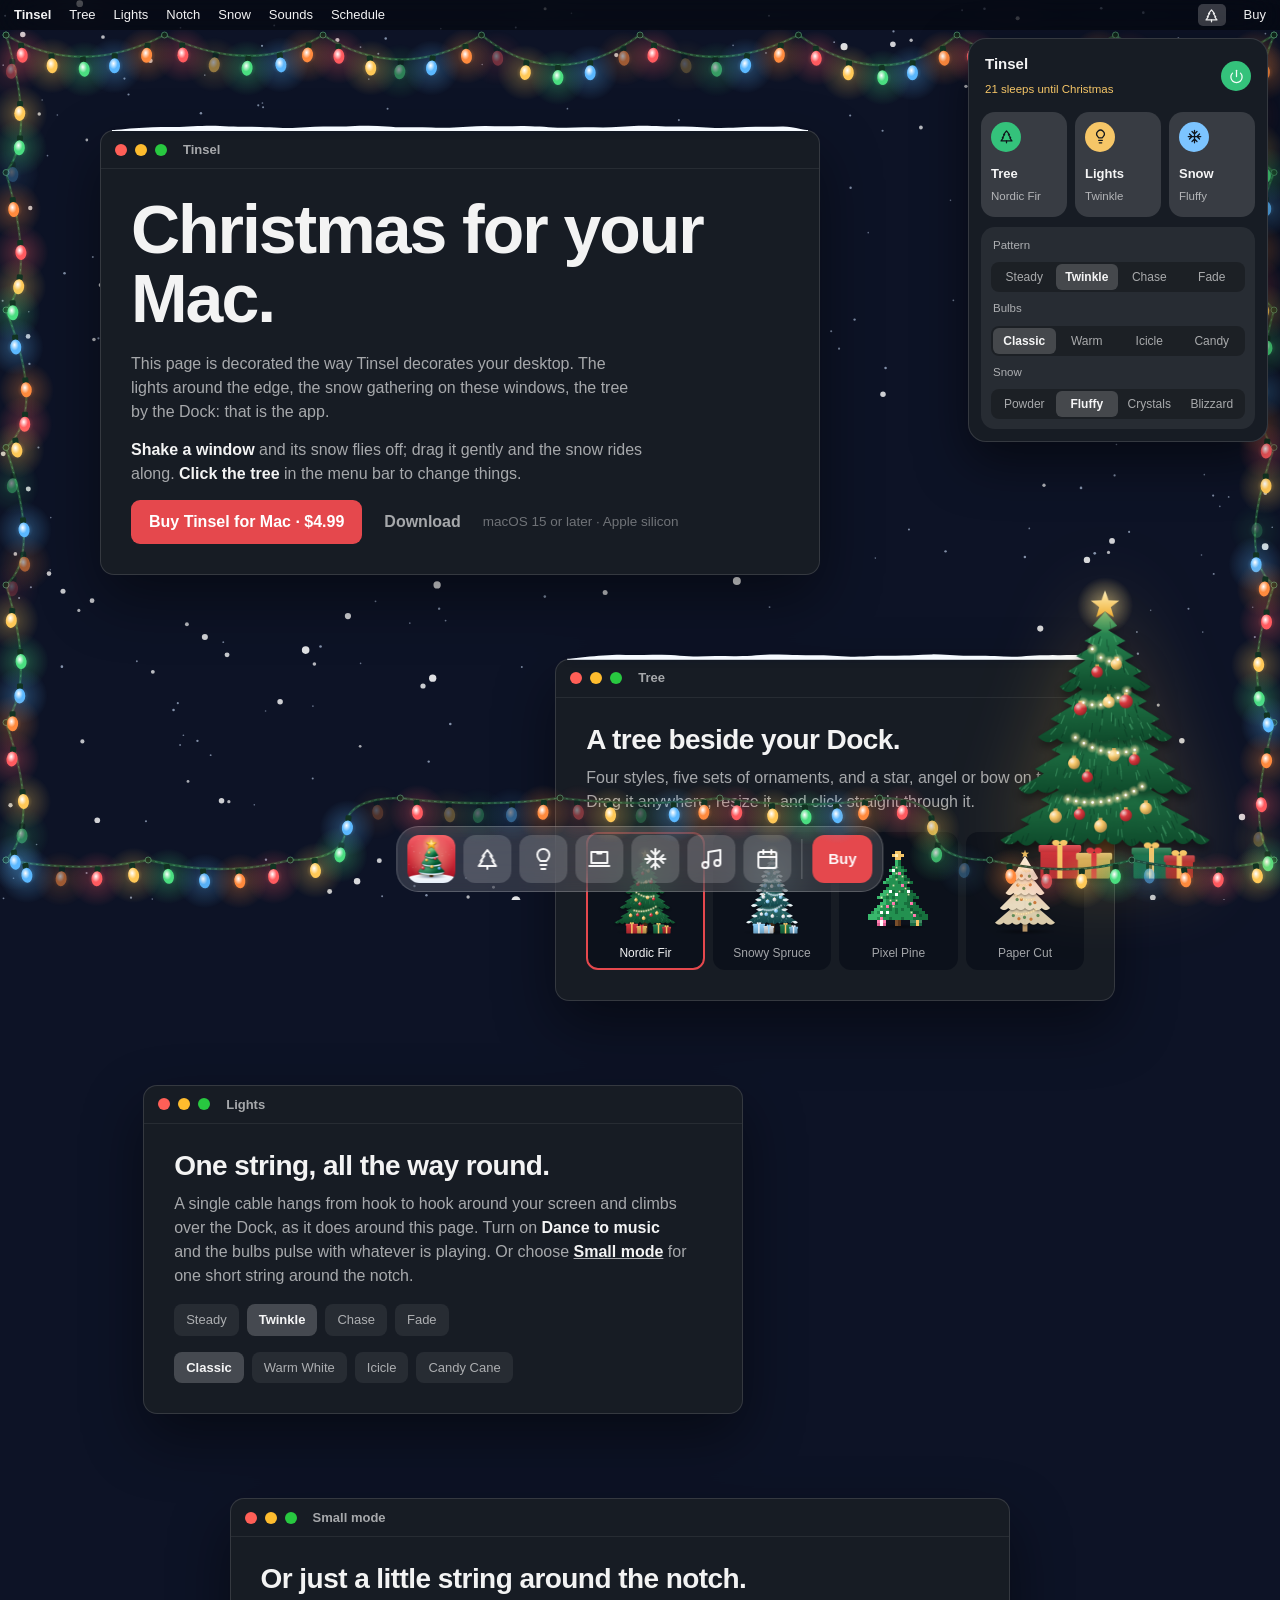
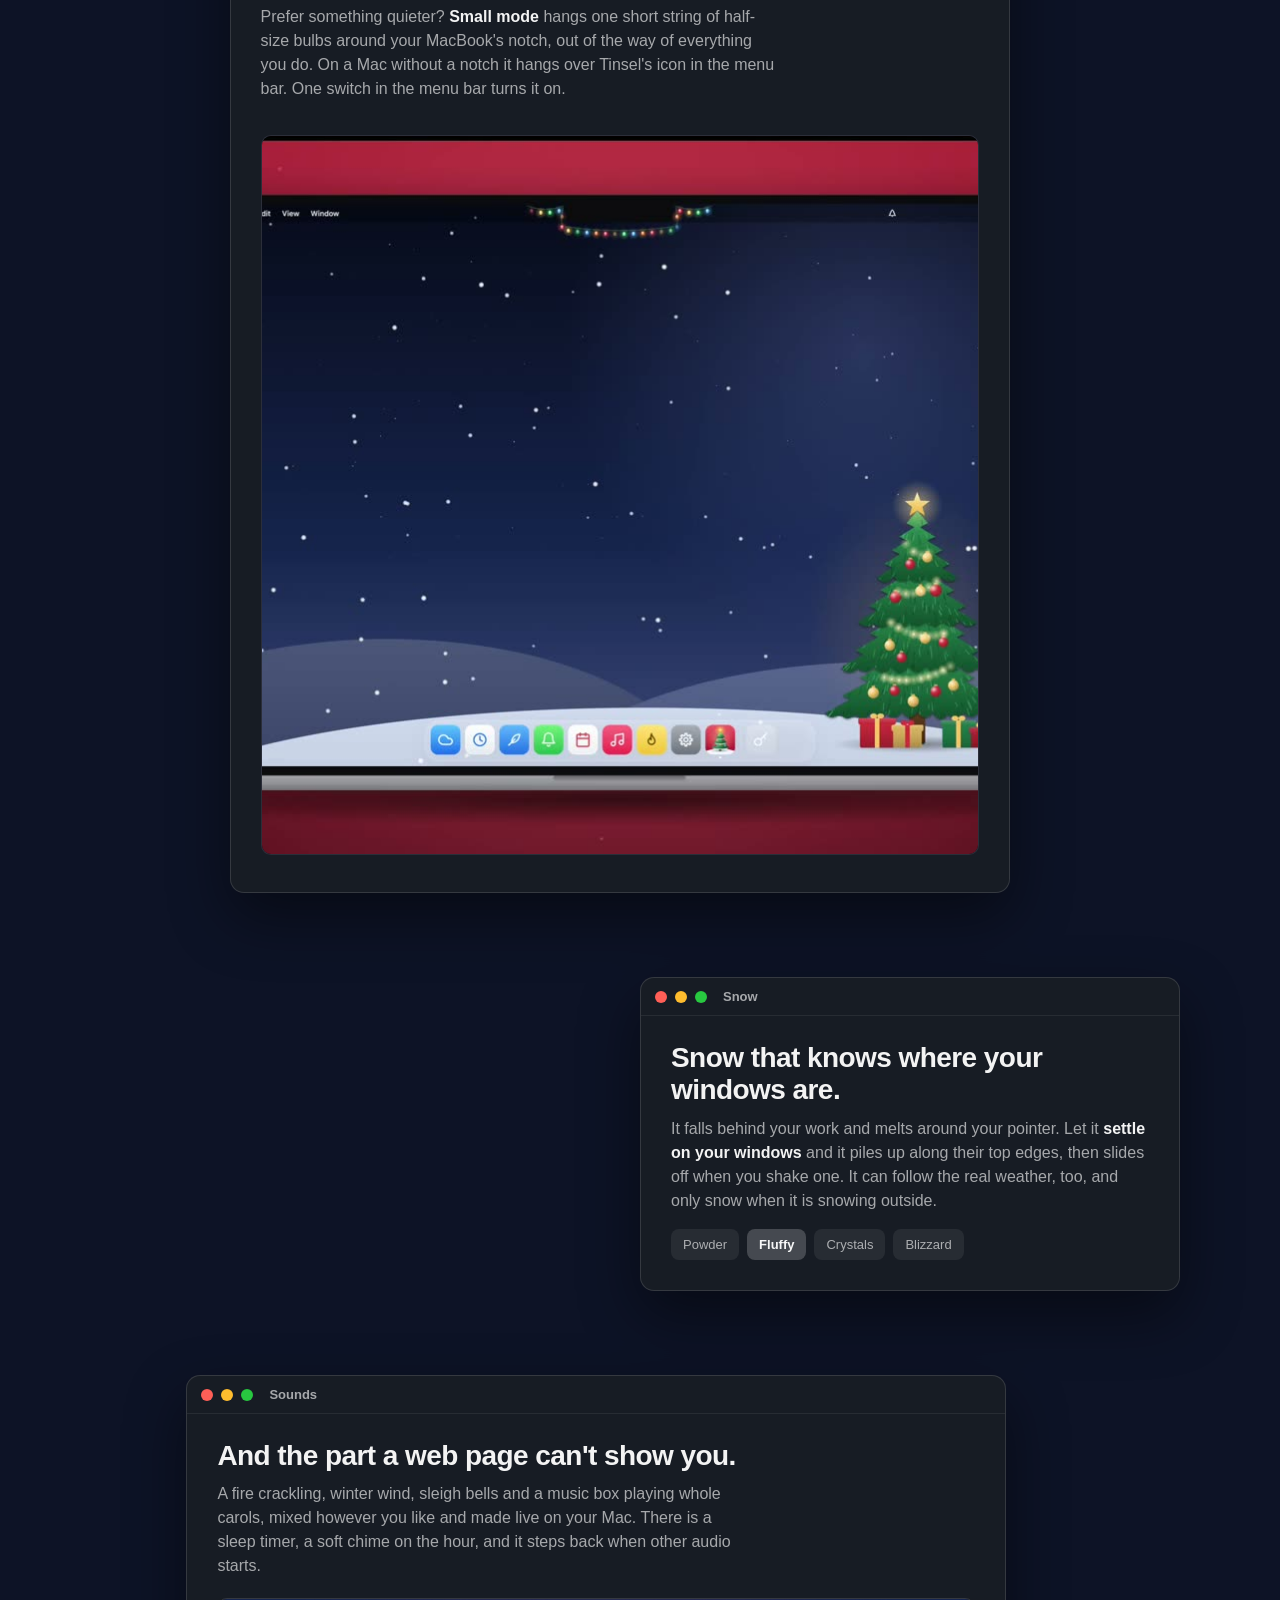
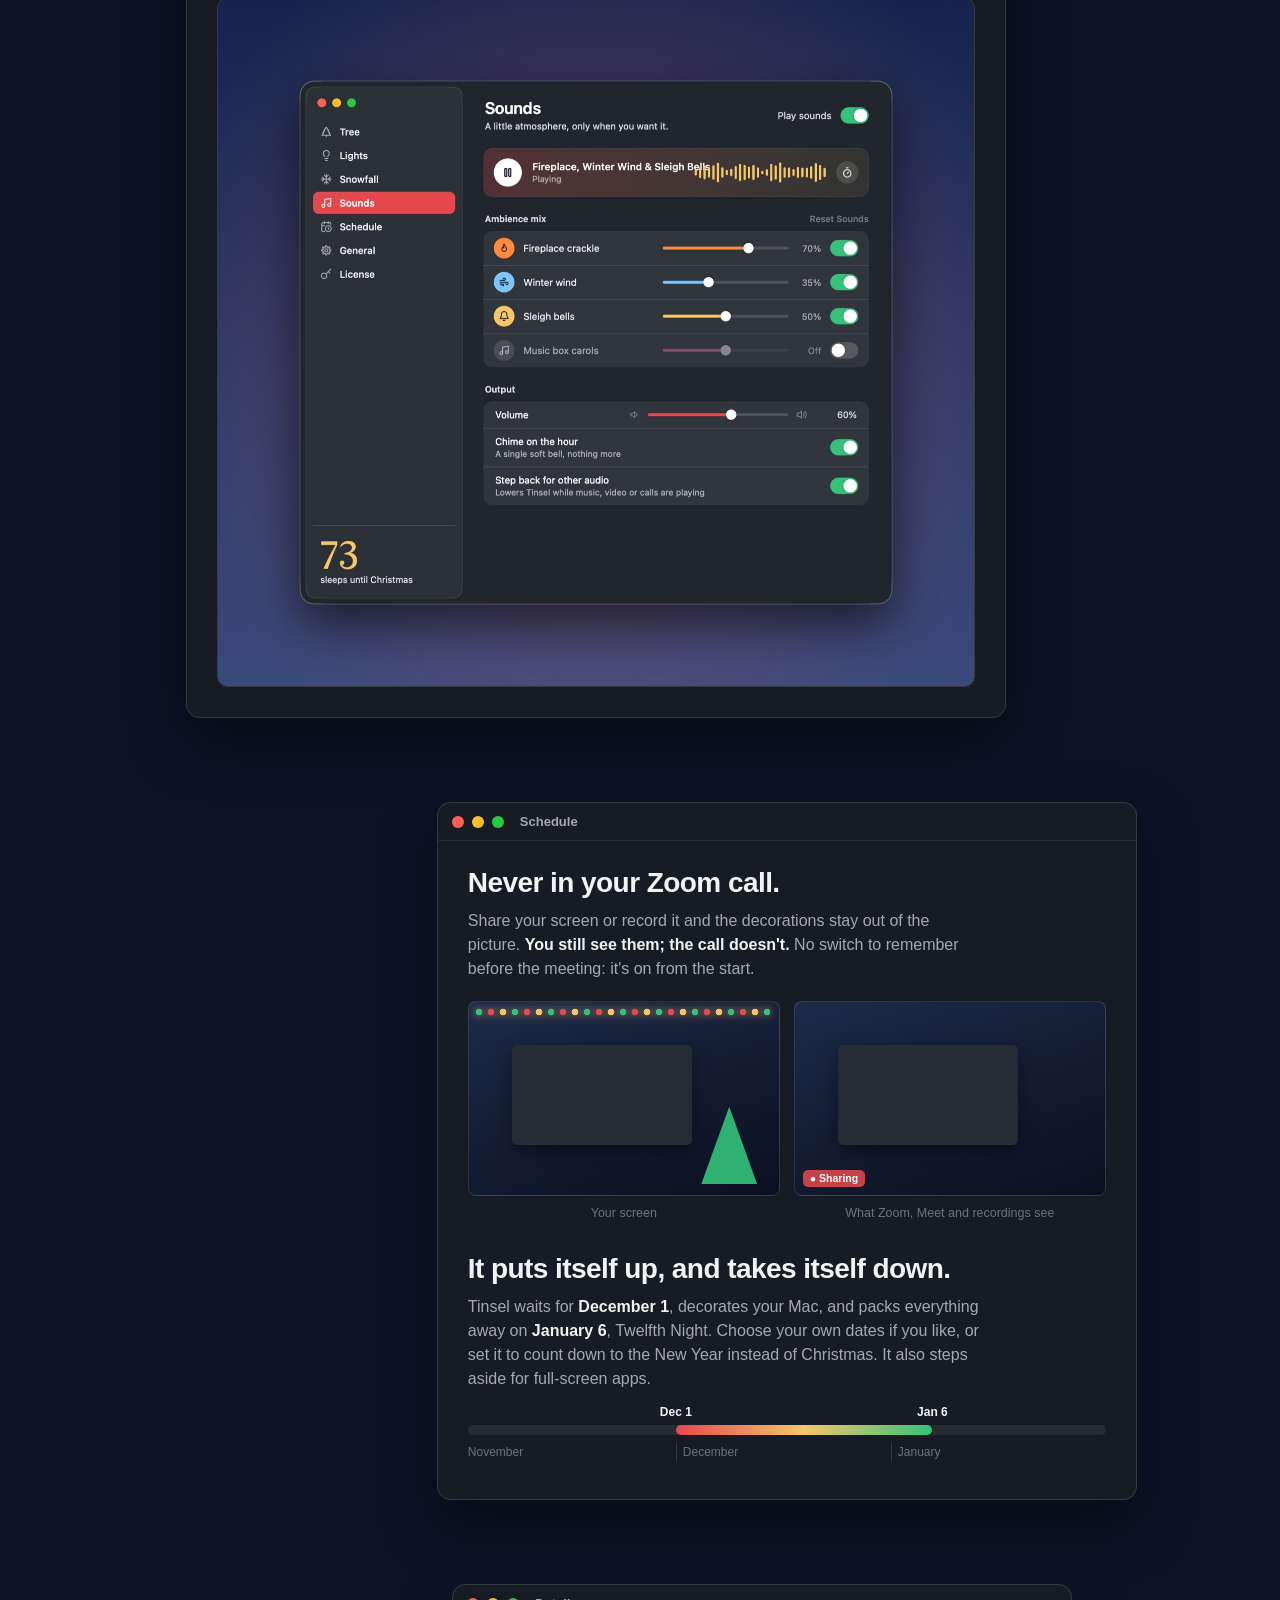
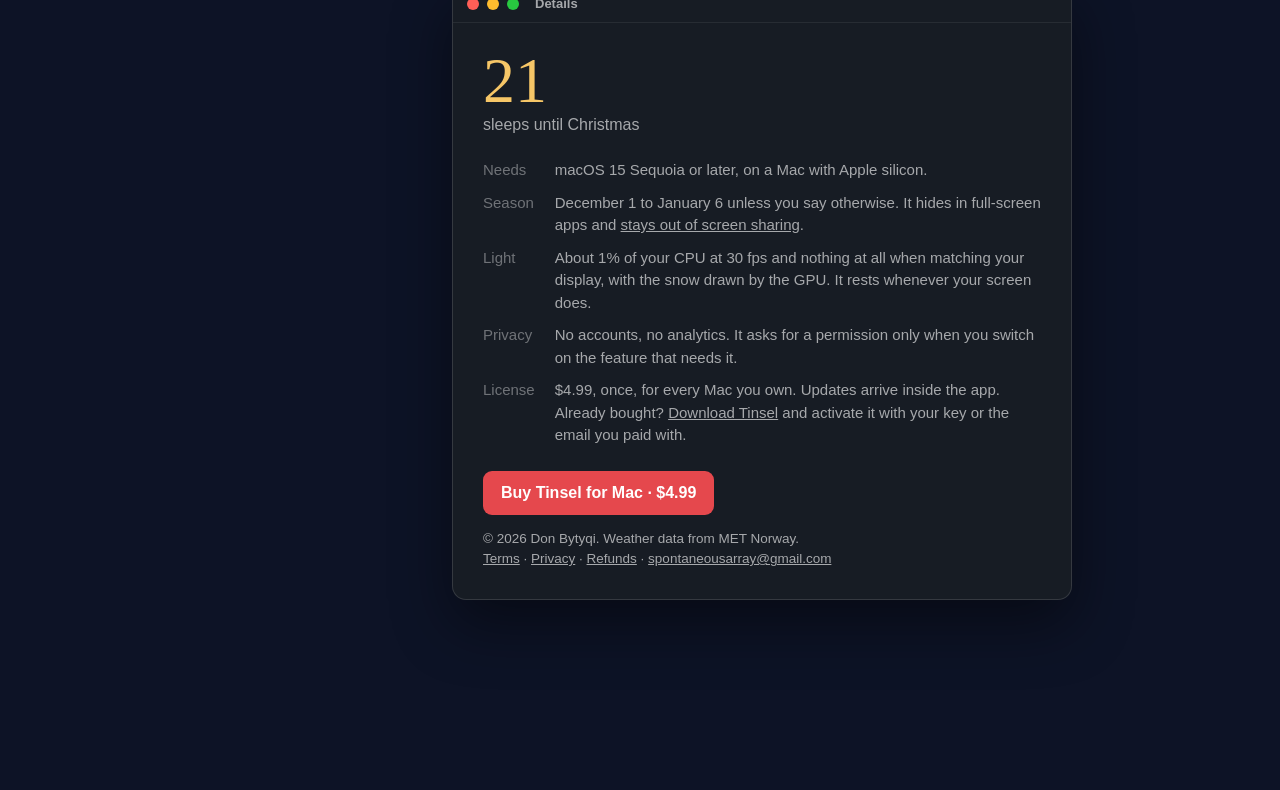
<file: index.html>
<!doctype html>
<html lang="en">
<head>
<meta charset="utf-8">
<meta name="viewport" content="width=device-width, initial-scale=1">
<title>Tinsel for Mac</title>
<meta name="description" content="Christmas for your Mac: a tree by the Dock, lights around the screen, and snow that settles on your windows. This page is decorated the way Tinsel decorates your desktop.">
<meta property="og:title" content="Tinsel for Mac">
<meta property="og:description" content="A tree by the Dock, lights around the screen, and snow that settles on your windows.">
<meta property="og:image" content="https://tinselapp.com/assets/social.jpg">
<link rel="canonical" href="https://tinselapp.com/">
<meta name="theme-color" content="#0d1326">
<link rel="icon" href="assets/icon.png">
<link rel="apple-touch-icon" href="assets/apple-touch-icon.png">
<style>
  :root {
    --desk: #0d1326;
    --glass: #171c24;
    --raised: rgba(255, 255, 255, 0.07);
    --line: rgba(255, 255, 255, 0.13);
    --text: rgba(255, 255, 255, 0.95);
    --soft: rgba(255, 255, 255, 0.62);
    --faint: rgba(255, 255, 255, 0.38);
    --red: #e5484d;
    --gold: #f6c667;
    --pine: #34c27b;
    --bar: 30px;
    --sans: -apple-system, BlinkMacSystemFont, "SF Pro Text", "Segoe UI", Roboto, sans-serif;
    --serif: ui-serif, "New York", Georgia, serif;
  }
  * { box-sizing: border-box; }
  html { background: var(--desk); scroll-padding-top: 120px; }
  body { margin: 0; font: 16px/1.5 var(--sans); color: var(--text); -webkit-font-smoothing: antialiased; overflow-x: hidden; }
  button { font: inherit; color: inherit; border: 0; background: none; padding: 0; cursor: pointer; }
  a { color: inherit; }
  :focus-visible { outline: 2px solid var(--gold); outline-offset: 2px; }
  img { max-width: 100%; height: auto; display: block; }

  /* Layers, back to front: falling snow, windows, settled snow, Dock and tree, lights, menu bar, popover. */
  #flakes, #drifts, #lights { position: fixed; inset: 0; width: 100%; height: 100%; pointer-events: none; }
  #flakes { z-index: 0; }
  #drifts { z-index: 2; }
  #lights { z-index: 4; overflow: visible; }

  /* Menu bar */
  .menubar { position: fixed; top: 0; left: 0; right: 0; height: var(--bar); z-index: 5; display: flex; align-items: center; gap: 18px; padding: 0 14px;
             background: rgba(0, 0, 0, 0.42); backdrop-filter: blur(20px); -webkit-backdrop-filter: blur(20px); font-size: 13px; }
  .menubar strong { font-weight: 700; }
  .menubar a { text-decoration: none; font-weight: 500; }
  .menubar .spring { margin-left: auto; }
  .status { width: 28px; height: 22px; border-radius: 5px; display: grid; place-items: center; }
  .status[aria-expanded="true"] { background: rgba(255, 255, 255, 0.2); }
  .status svg, .dock svg, .tile svg { width: 15px; height: 15px; fill: none; stroke: currentColor; stroke-width: 2; stroke-linecap: round; stroke-linejoin: round; }

  /* The menu bar popover, as in the app */
  .popover { position: fixed; top: calc(var(--bar) + 8px); right: 12px; width: 300px; z-index: 6; padding: 12px; border-radius: 18px; background: var(--glass);
             border: 1px solid var(--line); box-shadow: 0 20px 50px rgba(0, 0, 0, 0.5); display: grid; gap: 10px; }
  .popover[hidden] { display: none; }
  .popover header { display: flex; justify-content: space-between; align-items: center; padding: 2px 4px; }
  .popover header b { display: block; font-size: 15px; }
  .popover header span { font-size: 11.5px; color: var(--gold); }
  .power { width: 30px; height: 30px; border-radius: 50%; background: var(--pine); display: grid; place-items: center; }
  .power[aria-pressed="false"] { background: rgba(255, 255, 255, 0.18); color: var(--soft); }
  .tiles { display: grid; grid-template-columns: repeat(3, 1fr); gap: 8px; }
  .tile { text-align: left; padding: 10px; border-radius: 14px; background: rgba(255, 255, 255, 0.14); display: grid; gap: 12px; }
  .tile i { width: 30px; height: 30px; border-radius: 50%; display: grid; place-items: center; background: var(--c); color: #10151c; }
  .tile b { font-size: 13px; display: block; }
  .tile small { font-size: 11.5px; color: var(--soft); }
  .tile[aria-pressed="false"] { background: var(--raised); }
  .tile[aria-pressed="false"] i { background: rgba(255, 255, 255, 0.14); color: var(--soft); }
  .group { background: var(--raised); border-radius: 14px; padding: 10px; display: grid; gap: 8px; }
  .group label { font-size: 11.5px; color: var(--soft); padding-left: 2px; }
  .seg { display: grid; grid-auto-flow: column; grid-auto-columns: 1fr; background: rgba(0, 0, 0, 0.28); border-radius: 8px; padding: 2px; }
  .seg button { font-size: 12px; font-weight: 500; color: var(--soft); padding: 4px 0; border-radius: 6px; }
  .seg button[aria-pressed="true"] { background: rgba(255, 255, 255, 0.18); color: var(--text); font-weight: 600; }

  /* The desktop and its windows */
  main { position: relative; z-index: 1; width: min(1080px, 100% - 40px); margin: 0 auto; padding: 130px 0 190px; display: grid; grid-template-columns: minmax(0, 1fr); gap: 84px; }
  .win { min-width: 0; background: var(--glass); border: 1px solid var(--line); border-radius: 14px; box-shadow: 0 24px 60px rgba(0, 0, 0, 0.45); touch-action: pan-y; }
  .win .bar { height: 38px; display: flex; align-items: center; gap: 8px; padding: 0 14px; cursor: grab; user-select: none; -webkit-user-select: none; border-bottom: 1px solid rgba(255, 255, 255, 0.07); }
  .win .bar:active { cursor: grabbing; }
  .win .bar i { width: 12px; height: 12px; border-radius: 50%; background: #ff5f57; }
  .win .bar i:nth-child(2) { background: #febc2e; }
  .win .bar i:nth-child(3) { background: #28c840; }
  .win .bar span { margin-left: 8px; font-size: 13px; font-weight: 600; color: var(--soft); }
  .win .body { padding: 26px 30px 30px; }
  .win h1 { font-size: clamp(38px, 6vw, 68px); line-height: 1.02; letter-spacing: -0.03em; font-weight: 700; margin: 0 0 18px; }
  .win h2 { font-size: 28px; line-height: 1.15; letter-spacing: -0.02em; font-weight: 650; margin: 0 0 10px; }
  .win p { margin: 0 0 14px; color: var(--soft); max-width: 58ch; }
  .win p:last-child { margin-bottom: 0; }
  .win p b { color: var(--text); font-weight: 600; }
  .w1 { width: min(720px, 100%); }
  .w2 { width: min(560px, 100%); margin-left: auto; margin-right: 6%; }
  .w3 { width: min(600px, 100%); margin-left: 4%; }
  .w4 { width: min(540px, 100%); margin-left: auto; }
  .w5 { width: min(820px, 100%); margin-left: 8%; }
  .w6 { width: min(620px, 100%); margin-left: auto; margin-right: 10%; }
  .w7 { width: min(780px, 100%); margin-left: 12%; }
  .w8 { width: min(700px, 100%); margin-left: auto; margin-right: 4%; }
  .clip { width: 100%; aspect-ratio: 16 / 9; object-fit: cover; background: #0b0f1c; }

  .buy { display: inline-block; background: var(--red); color: #fff; font-weight: 600; text-decoration: none; padding: 10px 18px; border-radius: 9px; }
  .buy:hover { background: #ef5b60; }
  .quiet { color: var(--soft); font-weight: 600; text-decoration: none; padding: 10px 6px; }
  .quiet:hover { color: var(--text); }
  .note a { color: var(--soft); }
  .note { font-size: 13.5px; color: var(--faint); margin-top: 14px; }
  .row { display: flex; align-items: center; gap: 16px; flex-wrap: wrap; }
  .choices { display: flex; gap: 8px; flex-wrap: wrap; margin-top: 16px; }
  .choices button { font-size: 13px; padding: 6px 12px; border-radius: 8px; background: var(--raised); color: var(--soft); }
  .choices button[aria-pressed="true"] { background: rgba(255, 255, 255, 0.2); color: var(--text); font-weight: 600; }
  .trees { display: grid; grid-template-columns: repeat(4, 1fr); gap: 8px; margin-top: 18px; }
  .trees button { border-radius: 12px; background: #0c111b; padding: 8px 4px 6px; border: 2px solid transparent; font-size: 12px; color: var(--soft); }
  .trees button[aria-pressed="true"] { border-color: var(--red); color: var(--text); }
  .trees img { height: 96px; width: auto; margin: 0 auto 6px; }
  .shot { border-radius: 10px; border: 1px solid var(--line); margin-top: 20px; }
  dl { margin: 0; display: grid; grid-template-columns: max-content 1fr; gap: 10px 20px; font-size: 15px; }
  dt { color: var(--faint); }
  dd { margin: 0; color: var(--soft); }
  .sleeps { font: 400 64px/1 var(--serif); color: var(--gold); }

  /* Schedule: what a call sees, and when the season runs */
  .views { display: grid; grid-template-columns: 1fr 1fr; gap: 14px; margin: 20px 0 30px; }
  .views figure { margin: 0; }
  .views figcaption { font-size: 12.5px; color: var(--faint); margin-top: 8px; text-align: center; }
  .screen { position: relative; aspect-ratio: 16 / 10; border-radius: 8px; background: linear-gradient(160deg, #1d2a48, #0b1020); border: 1px solid var(--line); overflow: hidden; }
  .screen::before { content: ""; position: absolute; left: 14%; top: 22%; width: 58%; height: 52%; border-radius: 5px; background: #262c36; box-shadow: 0 6px 18px rgba(0, 0, 0, 0.4); }
  .screen .string { position: absolute; left: 4px; right: 4px; top: 4px; height: 12px; filter: drop-shadow(0 0 4px rgba(246, 198, 103, 0.8));
    background: radial-gradient(circle, var(--red) 0 3px, transparent 3.6px) 0 50% / 36px 12px repeat-x, radial-gradient(circle, var(--gold) 0 3px, transparent 3.6px) 12px 50% / 36px 12px repeat-x, radial-gradient(circle, var(--pine) 0 3px, transparent 3.6px) 24px 50% / 36px 12px repeat-x; }
  .screen .pine { position: absolute; right: 7%; bottom: 6%; width: 18%; height: 40%; background: var(--pine); clip-path: polygon(50% 0, 100% 100%, 0 100%); opacity: 0.9; }
  .screen .rec { position: absolute; left: 8px; bottom: 8px; font-size: 10.5px; font-weight: 600; color: #fff; background: rgba(229, 72, 77, 0.85); padding: 1px 7px; border-radius: 5px; }
  .season { position: relative; margin: 34px 0 8px; }
  .season .track { height: 10px; border-radius: 5px; background: var(--raised); position: relative; }
  .season .on { position: absolute; top: 0; bottom: 0; left: calc(30 / 92 * 100%); width: calc(37 / 92 * 100%); border-radius: 5px; background: linear-gradient(90deg, var(--red), var(--gold), var(--pine)); }
  .season .pin { position: absolute; top: -22px; transform: translateX(-50%); font-size: 12px; font-weight: 600; color: var(--text); white-space: nowrap; }
  .season .months { display: grid; grid-template-columns: 30fr 31fr 31fr; font-size: 12px; color: var(--faint); margin-top: 8px; }
  .season .months span + span { border-left: 1px solid var(--line); padding-left: 6px; }

  /* Dock and tree */
  .dock { position: fixed; left: 50%; bottom: 8px; transform: translateX(-50%); z-index: 3; display: flex; align-items: center; gap: 8px; padding: 8px 10px; border-radius: 22px;
          background: rgba(255, 255, 255, 0.14); border: 1px solid rgba(255, 255, 255, 0.2); backdrop-filter: blur(24px); -webkit-backdrop-filter: blur(24px); }
  .dock a { width: 48px; height: 48px; border-radius: 12px; display: grid; place-items: center; background: rgba(255, 255, 255, 0.16); text-decoration: none; }
  .dock a svg { width: 24px; height: 24px; }
  .dock a.app { background: none; }
  .dock a.app img { width: 48px; height: 48px; border-radius: 12px; }
  .dock a.get { width: auto; padding: 0 16px; background: var(--red); font-weight: 600; font-size: 15px; }
  .dock hr { width: 1px; height: 40px; border: 0; background: rgba(255, 255, 255, 0.25); margin: 0 2px; }
  #tree { position: fixed; z-index: 3; right: max(14px, 4vw); bottom: 6px; height: min(42vh, 330px); width: auto; cursor: pointer; filter: drop-shadow(0 0 40px rgba(255, 200, 87, 0.22)); }
  #tree[hidden] { display: none; }

  @media (max-width: 720px) {
    .menubar a.jump { display: none; }
    main { padding-top: 110px; gap: 56px; }
    .win, .w2, .w3, .w4, .w5, .w6, .w7, .w8 { width: 100%; margin-left: 0; margin-right: 0; }
    .win .body { padding: 20px; }
    .dock a:not(.app):not(.get), .dock hr { display: none; }
    #tree { height: 150px; right: 4px; }
    .popover { right: 8px; width: min(300px, 100% - 16px); }
    .trees img { height: 70px; }
  }
</style>
</head>
<body id="top">
<canvas id="flakes" aria-hidden="true"></canvas>

<div class="menubar">
  <strong>Tinsel</strong>
  <a class="jump" href="#tree-window">Tree</a>
  <a class="jump" href="#lights-window">Lights</a>
  <a class="jump" href="#notch-window">Notch</a>
  <a class="jump" href="#snow-window">Snow</a>
  <a class="jump" href="#sounds-window">Sounds</a>
  <a class="jump" href="#schedule-window">Schedule</a>
  <span class="spring"></span>
  <button class="status" id="status" aria-label="Tinsel controls" aria-expanded="true" aria-controls="popover">
    <svg viewBox="0 0 24 24"><path d="M12 3l4.7 6H15l3.7 5H17l3.7 5H3.3L7 14H5.3L9 9H7.3z"/><path d="M12 19v3"/></svg>
  </button>
  <a href="#buy">Buy</a>
</div>

<div class="popover" id="popover">
  <header>
    <div><b>Tinsel</b><span id="sleeps-line"></span></div>
    <button class="power" id="power" aria-pressed="true" aria-label="All decorations"><svg viewBox="0 0 24 24" width="15" height="15" fill="none" stroke="currentColor" stroke-width="2" stroke-linecap="round"><path d="M12 2v10"/><path d="M18.4 6.6a9 9 0 1 1-12.8 0"/></svg></button>
  </header>
  <div class="tiles">
    <button class="tile" data-toggle="tree" aria-pressed="true" style="--c:#34c27b"><i><svg viewBox="0 0 24 24"><path d="M12 3l4.7 6H15l3.7 5H17l3.7 5H3.3L7 14H5.3L9 9H7.3z"/><path d="M12 19v3"/></svg></i><span><b>Tree</b><small data-state="tree"></small></span></button>
    <button class="tile" data-toggle="lights" aria-pressed="true" style="--c:#f6c667"><i><svg viewBox="0 0 24 24"><path d="M9 14l-1.6-2.2A6 6 0 1 1 16.6 11.8L15 14z"/><path d="M9 18h6M10 22h4"/></svg></i><span><b>Lights</b><small data-state="lights"></small></span></button>
    <button class="tile" data-toggle="snow" aria-pressed="true" style="--c:#7cc4ff"><i><svg viewBox="0 0 24 24"><path d="M2 12h20M12 2v20M20 16l-4-4 4-4M4 8l4 4-4 4M16 4l-4 4-4-4M8 20l4-4 4 4"/></svg></i><span><b>Snow</b><small data-state="snow"></small></span></button>
  </div>
  <div class="group">
    <label>Pattern</label>
    <div class="seg" data-set="pattern"><button>Steady</button><button>Twinkle</button><button>Chase</button><button>Fade</button></div>
    <label>Bulbs</label>
    <div class="seg" data-set="bulbs"><button>Classic</button><button>Warm</button><button>Icicle</button><button>Candy</button></div>
    <label>Snow</label>
    <div class="seg" data-set="snowType"><button>Powder</button><button>Fluffy</button><button>Crystals</button><button>Blizzard</button></div>
  </div>
</div>

<main>
  <article class="win w1">
    <div class="bar"><i></i><i></i><i></i><span>Tinsel</span></div>
    <div class="body">
      <h1>Christmas for your Mac.</h1>
      <p>This page is decorated the way Tinsel decorates your desktop. The lights around the edge, the snow gathering on these windows, the tree by the Dock: that is the app.</p>
      <p><b>Shake a window</b> and its snow flies off; drag it gently and the snow rides along. <b>Click the tree</b> in the menu bar to change things.</p>
      <div class="row"><a class="buy" href="#buy">Buy Tinsel for Mac · $4.99</a><a class="quiet" href="/download">Download</a><span class="note" style="margin:0">macOS 15 or later · Apple silicon</span></div>
    </div>
  </article>

  <article class="win w2" id="tree-window">
    <div class="bar"><i></i><i></i><i></i><span>Tree</span></div>
    <div class="body">
      <h2>A tree beside your Dock.</h2>
      <p>Four styles, five sets of ornaments, and a star, angel or bow on top. Drag it anywhere, resize it, and click straight through it.</p>
      <div class="trees" data-set="treeStyle">
        <button><img src="assets/tree-nordic-fir.png" alt="">Nordic Fir</button>
        <button><img src="assets/tree-snowy-spruce.png" alt="">Snowy Spruce</button>
        <button><img src="assets/tree-pixel-pine.png" alt="">Pixel Pine</button>
        <button><img src="assets/tree-paper-cut.png" alt="">Paper Cut</button>
      </div>
    </div>
  </article>

  <article class="win w3" id="lights-window">
    <div class="bar"><i></i><i></i><i></i><span>Lights</span></div>
    <div class="body">
      <h2>One string, all the way round.</h2>
      <p>A single cable hangs from hook to hook around your screen and climbs over the Dock, as it does around this page. Turn on <b>Dance to music</b> and the bulbs pulse with whatever is playing. Or choose <a href="#notch-window"><b>Small mode</b></a> for one short string around the notch.</p>
      <div class="choices" data-set="pattern"><button>Steady</button><button>Twinkle</button><button>Chase</button><button>Fade</button></div>
      <div class="choices" data-set="bulbs"><button>Classic</button><button>Warm White</button><button>Icicle</button><button>Candy Cane</button></div>
    </div>
  </article>

  <article class="win w7" id="notch-window">
    <div class="bar"><i></i><i></i><i></i><span>Small mode</span></div>
    <div class="body">
      <h2>Or just a little string around the notch.</h2>
      <p>Prefer something quieter? <b>Small mode</b> hangs one short string of half-size bulbs around your MacBook's notch, out of the way of everything you do. On a Mac without a notch it hangs over Tinsel's icon in the menu bar. One switch in the menu bar turns it on.</p>
      <video class="shot clip" src="assets/notch-mode.mp4" poster="assets/notch-mode.jpg" width="1280" height="720" autoplay muted loop playsinline preload="metadata" aria-label="A MacBook with Tinsel in small mode: the view zooms in to a short string of twinkling lights hanging around the notch while snow falls"></video>
    </div>
  </article>

  <article class="win w4" id="snow-window">
    <div class="bar"><i></i><i></i><i></i><span>Snow</span></div>
    <div class="body">
      <h2>Snow that knows where your windows are.</h2>
      <p>It falls behind your work and melts around your pointer. Let it <b>settle on your windows</b> and it piles up along their top edges, then slides off when you shake one. It can follow the real weather, too, and only snow when it is snowing outside.</p>
      <div class="choices" data-set="snowType"><button>Powder</button><button>Fluffy</button><button>Crystals</button><button>Blizzard</button></div>
    </div>
  </article>

  <article class="win w5" id="sounds-window">
    <div class="bar"><i></i><i></i><i></i><span>Sounds</span></div>
    <div class="body">
      <h2>And the part a web page can't show you.</h2>
      <p>A fire crackling, winter wind, sleigh bells and a music box playing whole carols, mixed however you like and made live on your Mac. There is a sleep timer, a soft chime on the hour, and it steps back when other audio starts.</p>
      <img class="shot" src="assets/pane-sounds.jpg" alt="Tinsel's Sounds settings: a mix of fireplace, winter wind, sleigh bells and music box, each with its own level" width="1500" height="1361" loading="lazy">
    </div>
  </article>

  <article class="win w8" id="schedule-window">
    <div class="bar"><i></i><i></i><i></i><span>Schedule</span></div>
    <div class="body">
      <h2>Never in your Zoom call.</h2>
      <p>Share your screen or record it and the decorations stay out of the picture. <b>You still see them; the call doesn't.</b> No switch to remember before the meeting: it's on from the start.</p>
      <div class="views" aria-hidden="true">
        <figure><div class="screen"><span class="string"></span><span class="pine"></span></div><figcaption>Your screen</figcaption></figure>
        <figure><div class="screen"><span class="rec">● Sharing</span></div><figcaption>What Zoom, Meet and recordings see</figcaption></figure>
      </div>
      <h2>It puts itself up, and takes itself down.</h2>
      <p>Tinsel waits for <b>December 1</b>, decorates your Mac, and packs everything away on <b>January 6</b>, Twelfth Night. Choose your own dates if you like, or set it to count down to the New Year instead of Christmas. It also steps aside for full-screen apps.</p>
      <div class="season" role="img" aria-label="A timeline from November to January with the season highlighted from December 1 to January 6">
        <span class="pin" style="left:calc(30 / 92 * 100%)">Dec 1</span>
        <span class="pin" style="left:calc(67 / 92 * 100%)">Jan 6</span>
        <div class="track"><div class="on"></div></div>
        <div class="months"><span>November</span><span>December</span><span>January</span></div>
      </div>
    </div>
  </article>

  <article class="win w6">
    <div class="bar"><i></i><i></i><i></i><span>Details</span></div>
    <div class="body">
      <div class="sleeps" id="sleeps">–</div>
      <p id="sleeps-caption" style="margin-bottom:22px">sleeps until Christmas</p>
      <dl>
        <dt>Needs</dt><dd>macOS 15 Sequoia or later, on a Mac with Apple silicon.</dd>
        <dt>Season</dt><dd>December 1 to January 6 unless you say otherwise. It hides in full-screen apps and <a href="#schedule-window">stays out of screen sharing</a>.</dd>
        <dt>Light</dt><dd>About 1% of your CPU at 30 fps and nothing at all when matching your display, with the snow drawn by the GPU. It rests whenever your screen does.</dd>
        <dt>Privacy</dt><dd>No accounts, no analytics. It asks for a permission only when you switch on the feature that needs it.</dd>
        <dt>License</dt><dd>$4.99, once, for every Mac you own. Updates arrive inside the app. Already bought? <a href="/download">Download Tinsel</a> and activate it with your key or the email you paid with.</dd>
      </dl>
      <p style="margin-top:24px"><a class="buy" href="#buy">Buy Tinsel for Mac · $4.99</a></p>
      <p class="note">© <span id="year"></span> Don Bytyqi. Weather data from MET Norway.<br><a href="/terms">Terms</a> · <a href="/privacy">Privacy</a> · <a href="/refund">Refunds</a> · <a href="mailto:spontaneousarray@gmail.com">spontaneousarray@gmail.com</a></p>
    </div>
  </article>
</main>

<canvas id="drifts" aria-hidden="true"></canvas>

<nav class="dock" id="dock" aria-label="Sections">
  <a class="app" href="#top" aria-label="Tinsel"><img src="assets/icon.png" alt=""></a>
  <a href="#tree-window" aria-label="Tree"><svg viewBox="0 0 24 24"><path d="M12 3l4.7 6H15l3.7 5H17l3.7 5H3.3L7 14H5.3L9 9H7.3z"/><path d="M12 19v3"/></svg></a>
  <a href="#lights-window" aria-label="Lights"><svg viewBox="0 0 24 24"><path d="M9 14l-1.6-2.2A6 6 0 1 1 16.6 11.8L15 14z"/><path d="M9 18h6M10 22h4"/></svg></a>
  <a href="#notch-window" aria-label="Small mode"><svg viewBox="0 0 24 24"><path d="M4 5h16v11H4z"/><path d="M10 5v1.5h4V5"/><path d="M2 19h20"/></svg></a>
  <a href="#snow-window" aria-label="Snow"><svg viewBox="0 0 24 24"><path d="M2 12h20M12 2v20M20 16l-4-4 4-4M4 8l4 4-4 4M16 4l-4 4-4-4M8 20l4-4 4 4"/></svg></a>
  <a href="#sounds-window" aria-label="Sounds"><svg viewBox="0 0 24 24"><path d="M9 18V5l12-2v13"/><circle cx="6" cy="18" r="3"/><circle cx="18" cy="16" r="3"/></svg></a>
  <a href="#schedule-window" aria-label="Schedule"><svg viewBox="0 0 24 24"><rect x="3" y="5" width="18" height="16" rx="2"/><path d="M3 10h18M8 3v4M16 3v4"/></svg></a>
  <hr>
  <a class="get" href="#buy">Buy</a>
</nav>
<img id="tree" src="assets/tree-nordic-fir.png" alt="A Christmas tree standing beside the Dock. Click to change its style.">
<svg id="lights" aria-hidden="true"></svg>

<script>
(() => {
  const still = matchMedia("(prefers-reduced-motion: reduce)").matches;
  const $ = (s, root = document) => root.querySelector(s), $$ = (s, root = document) => [...root.querySelectorAll(s)];
  if (still) $$("video[autoplay]").forEach(v => { v.removeAttribute("autoplay"); v.pause(); v.controls = true; });
  const state = { tree: true, lights: true, snow: true, treeStyle: 0, pattern: 1, bulbs: 0, snowType: 1 };
  const names = {
    treeStyle: ["Nordic Fir", "Snowy Spruce", "Pixel Pine", "Paper Cut"], pattern: ["Steady", "Twinkle", "Chase", "Fade"], snowType: ["Powder", "Fluffy", "Crystals", "Blizzard"],
    treeFile: ["nordic-fir", "snowy-spruce", "pixel-pine", "paper-cut"],
    bulbs: [["#ff5a5f", "#ffc857", "#4ade80", "#5bb8ff", "#ff8a3d"], ["#ffd9a0"], ["#bfe6ff", "#ffffff"], ["#ff4d57", "#ffffff"]],
  };
  // A small seeded generator, so the cable hangs the same way on every visit.
  const seeded = seed => () => ((seed = (seed * 1664525 + 1013904223) >>> 0) / 4294967296);

  // ---- Lights: one cable around the window, sagging between hooks, climbing over the Dock.
  const svg = $("#lights"), dock = $("#dock"), barHeight = 30;
  let bulbs = [];
  function hang() {
    const W = innerWidth, H = innerHeight, rand = seeded(9), r = (a, b) => a + (b - a) * rand();
    const left = 6, right = W - 6, top = barHeight + 5, low = H - 40, narrow = W < 720;
    const level = (y, x0, x1, sag = 26) => {
      const n = Math.max(1, Math.round((x1 - x0) / 168)), step = (x1 - x0) / n;
      return Array.from({ length: n }, (_, i) => ({ a: [x0 + step * i, y], b: [x0 + step * (i + 1), y], c: [x0 + step * (i + 0.5) + r(-10, 10), y + sag * 2 * r(0.8, 1.2)], pin: true }));
    };
    const ramp = (p, q) => { const m = [(p[0] + q[0]) / 2, (p[1] + q[1]) / 2]; return [{ a: p, b: m, c: [m[0], p[1]] }, { a: m, b: q, c: [m[0], q[1]], pin: true }]; };
    const drop = (x, inward) => {
      const n = Math.max(1, Math.round((low - top) / 150)), step = (low - top) / n;
      return Array.from({ length: n }, (_, i) => ({ a: [x, top + step * i], b: [x, top + step * (i + 1)], c: [x + inward * 36 * r(0.8, 1.25), top + step * (i + r(0.66, 0.8))], pin: true }));
    };
    const runs = [level(top, left, right)];
    if (!narrow) {
      const d = dock.getBoundingClientRect(), over = d.top - 28, rise = 110, dl = d.left + 4, dr = d.right - 4;
      runs.push(drop(left, 1), drop(right, -1));
      runs.push([...level(low, left, dl - rise, 8), ...ramp([dl - rise, low], [dl, over]), ...level(over, dl, dr, 6), ...ramp([dr, over], [dr + rise, low]), ...level(low, dr + rise, right, 8)]);
    }
    const at = (s, t) => { const u = 1 - t; return [u * u * s.a[0] + 2 * u * t * s.c[0] + t * t * s.b[0], u * u * s.a[1] + 2 * u * t * s.c[1] + t * t * s.b[1]]; };
    const length = s => { let l = 0, p = s.a; for (let i = 1; i <= 8; i++) { const q = at(s, i / 8); l += Math.hypot(q[0] - p[0], q[1] - p[1]); p = q; } return l; };
    const colors = names.bulbs[state.bulbs];
    let defs = "", cable = "", hooks = "", lamps = "", index = 0;
    colors.forEach((c, i) => {
      defs += `<radialGradient id="glow${i}"><stop offset="0" stop-color="${c}" stop-opacity=".6"/><stop offset=".32" stop-color="${c}" stop-opacity=".22"/><stop offset="1" stop-color="${c}" stop-opacity="0"/></radialGradient>`;
      defs += `<radialGradient id="glass${i}" cx=".4" cy=".35" r=".7"><stop offset="0" stop-color="#fff"/><stop offset=".55" stop-color="${c}"/></radialGradient>`;
    });
    for (const run of runs) {
      const d = `M${run[0].a} ` + run.map(s => `Q${s.c} ${s.b}`).join(" ");
      cable += `<path d="${d}" fill="none" stroke="#1c4330" stroke-width="2.4" stroke-linecap="round"/><path d="${d}" fill="none" stroke="#3f7f5e" stroke-width=".9" stroke-dasharray="2.5 3.5"/>`;
      for (const p of [run[0].a, ...run.filter(s => s.pin).map(s => s.b)]) hooks += `<circle cx="${p[0]}" cy="${p[1]}" r="3" fill="#0e2419" stroke="#4e8f6c" stroke-width=".8"/>`;
      for (const s of run) {
        const n = Math.max(1, Math.round(length(s) / 33.6));
        for (let k = 0; k < n; k++) {
          const [x, y] = at(s, (k + 0.5) / n), c = index % colors.length, tilt = (r(-9, 9)).toFixed(1);
          lamps += `<g class="lamp" transform="rotate(${tilt} ${x} ${y})"><circle cx="${x}" cy="${y + 12.5}" r="28" fill="url(#glow${c})"/><rect x="${x - 3}" y="${y}" width="6" height="6" rx="1.5" fill="#123322"/><ellipse cx="${x}" cy="${y + 12.5}" rx="5.5" ry="7.5" fill="url(#glass${c})"/></g>`;
          index++;
        }
      }
    }
    svg.setAttribute("viewBox", `0 0 ${W} ${H}`);
    svg.innerHTML = `<defs>${defs}</defs>${cable}${hooks}${lamps}`;
    const rnd = seeded(31);
    bulbs = $$(".lamp", svg).map(el => ({ el, phase: rnd() * 6.28, rate: 0.6 + rnd() * 0.9, shown: -1 }));
    glow(performance.now());
  }
  function glow(now) {
    const t = now / 1000;
    bulbs.forEach((b, i) => {
      let g = 1;
      if (!still) {
        if (state.pattern === 1) { const w = Math.sin(t * 1.4 * b.rate + b.phase); g = w > 0.6 ? 1 - (w - 0.6) / 0.4 : 1; }
        else if (state.pattern === 2) g = Math.pow(0.5 + 0.5 * Math.sin(i * 0.9 - t * 4.2), 3);
        else if (state.pattern === 3) g = 0.5 + 0.5 * Math.sin(t * 1.8);
      }
      const o = Math.round((0.28 + 0.72 * g) * 50) / 50;
      // Most bulbs are steady most of the time; leave those alone.
      if (o !== b.shown) { b.shown = o; b.el.style.opacity = o; }
    });
  }

  // ---- Snow: flakes fall behind the windows; drifts build on top of them and tumble when one is moved.
  const back = $("#flakes"), front = $("#drifts"), bctx = back.getContext("2d"), fctx = front.getContext("2d");
  const wins = $$(".win"), depth = new WeakMap(wins.map(w => [w, 3]));
  // Each window's last position (in the page, so scrolling is not movement) and speed.
  const motion = new WeakMap(wins.map(w => [w, { x: 0, y: 0, vx: 0, vy: 0, fresh: true }]));
  const JOLT = 2600, GRAVITY = 2100, FALL_TIME = 3;
  let W = 0, H = 0, flakes = [], clumps = [], pointer = null;
  function sizeSnow() {
    const ratio = Math.min(devicePixelRatio || 1, 2);
    W = innerWidth; H = innerHeight;
    for (const [c, ctx] of [[back, bctx], [front, fctx]]) { c.width = W * ratio; c.height = H * ratio; ctx.setTransform(ratio, 0, 0, ratio, 0, 0); }
    scatter();
  }
  function scatter() {
    const kind = state.snowType, per = [4.2, 2.6, 1.1, 3.4][kind], count = Math.round(Math.min(170, W / 9) * per);
    flakes = Array.from({ length: count }, () => {
      // Three depths: most flakes are far and small, a few are near and large.
      const roll = Math.random(), d = roll < 0.62 ? Math.random() * 0.38 : roll < 0.92 ? 0.38 + Math.random() * 0.34 : 0.72 + Math.random() * 0.28;
      return { x: Math.random() * W, y: Math.random() * H, d, p: Math.random() * 6.28,
               size: [1.2 + 2.4 * d, 1.6 + 8 * d * d, kind === 2 && d < 0.6 ? 2 + 2 * d : 10 + 16 * d, 8 + 8 * d][kind], dot: kind === 2 && d < 0.6,
               tint: d < 0.38 ? "#ccdefa" : "#fff", fall: [38 + 32 * d, 28 + 24 * d, 22 + 20 * d, 380 + 240 * d][kind], a: kind === 3 ? 0.35 + 0.5 * Math.random() : 0.45 + 0.5 * d };
    });
  }
  function mound(ctx, x0, x1, base, h, seed) {
    ctx.beginPath(); ctx.moveTo(x0, base + 1);
    let px = x0, py = base;
    ctx.lineTo(px, py);
    for (let x = x0; x < x1;) {
      x = Math.min(x1, x + 9);
      const edge = Math.min(1, Math.min(x - x0, x1 - x) / 26), taper = edge * edge * (3 - 2 * edge);
      const y = base - h * taper * (0.72 + 0.2 * Math.sin(x * 0.043 + seed) + 0.08 * Math.sin(x * 0.117 + seed * 1.7));
      ctx.quadraticCurveTo(px, py, (px + x) / 2, (py + y) / 2);
      px = x; py = y;
    }
    ctx.lineTo(x1, base); ctx.lineTo(x1, base + 1); ctx.closePath(); ctx.fill();
  }
  function tumble(win, fraction = 1, vx = 0, vy = 0) {
    const h = depth.get(win);
    if (h < 0.6 || still) return;
    depth.set(win, h * (1 - fraction));
    const r = win.getBoundingClientRect(), n = Math.min(40, Math.round(r.width / 14 * (h / 11) * fraction) + 3);
    // The snow keeps most of the window's speed, plus a little scatter of its own, then gravity takes over.
    for (let i = 0; i < n; i++) clumps.push({ x: r.left + 12 + Math.random() * (r.width - 24), y: r.top - Math.random() * h, vx: vx * 0.8 - 50 + Math.random() * 100, vy: vy * 0.8 - 60 + Math.random() * 70, size: (3 + Math.random() * 5) * (0.6 + 0.4 * h / 11), age: 0 });
  }
  let last = 0;
  function frame(now) {
    requestAnimationFrame(frame);
    if (document.hidden || now - last < 30) return;       // about 30 frames a second is plenty
    const dt = Math.min(0.05, (now - last) / 1000); last = now;
    glow(now);
    bctx.clearRect(0, 0, W, H); fctx.clearRect(0, 0, W, H);
    if (state.snow) {
      const kind = state.snowType, t = now / 1000;
      bctx.fillStyle = bctx.strokeStyle = "#fff"; bctx.lineCap = "round";
      for (const f of flakes) {
        if (!still) {
          f.y += f.fall * dt; f.x += (kind === 3 ? f.fall * 0.45 : 10 + Math.sin(t * 0.7 + f.p) * 12) * dt;
          if (f.y > H + 20) { f.y = -20; f.x = Math.random() * W; }
          if (f.x > W + 20) f.x -= W + 40;
        }
        let a = f.a;
        if (pointer) { const q = ((f.x - pointer[0]) ** 2 + (f.y - pointer[1]) ** 2) / 12100; if (q < 1) a *= q; }   // melts near the pointer
        bctx.globalAlpha = a;
        bctx.fillStyle = bctx.strokeStyle = f.tint;
        if (kind === 2 && !f.dot) {
          bctx.lineWidth = 1.5; bctx.beginPath();
          for (let k = 0; k < 3; k++) { const ang = f.p + k * Math.PI / 3, dx = Math.cos(ang) * f.size / 2, dy = Math.sin(ang) * f.size / 2; bctx.moveTo(f.x - dx, f.y - dy); bctx.lineTo(f.x + dx, f.y + dy); }
          bctx.stroke();
        } else if (kind === 3) {
          bctx.lineWidth = 1.6; bctx.beginPath(); bctx.moveTo(f.x, f.y); bctx.lineTo(f.x + f.size * 0.41, f.y + f.size * 0.91); bctx.stroke();
        } else { bctx.beginPath(); bctx.arc(f.x, f.y, f.size / 2, 0, 6.28); bctx.fill(); }
      }
      bctx.globalAlpha = 1;
    }
    fctx.fillStyle = "#f6faff"; fctx.shadowColor = "rgba(10, 20, 40, 0.45)"; fctx.shadowBlur = 5; fctx.shadowOffsetY = 2;
    const rects = wins.map(w => w.getBoundingClientRect());
    wins.forEach((win, i) => {
      const r = rects[i], m = motion.get(win), x = r.left + scrollX, y = r.top + scrollY;
      // How hard the window was jerked since the last frame: a steady drag carries the snow
      // along, a shake or a sudden stop throws a share of it off.
      const vx = m.fresh ? 0 : (x - m.x) / dt, vy = m.fresh ? 0 : (y - m.y) / dt;
      const jerk = Math.hypot(vx - m.vx, vy - m.vy) / dt;
      if (jerk > JOLT && depth.get(win) > 0.6) tumble(win, Math.min(1, (jerk - JOLT) / 9000 + 0.35), m.vx, m.vy);
      const atRest = vx === 0 && vy === 0 && m.vx === 0 && m.vy === 0;
      Object.assign(m, { x, y, vx, vy, fresh: false });
      let h = depth.get(win);
      if (state.snow && atRest && h < 11) { h = Math.min(11, h + (still ? 11 : 0.8 * dt)); depth.set(win, h); }
      if (!state.snow && h > 0) { h = Math.max(0, h - 6 * dt); depth.set(win, h); }
      if (h > 0.5 && r.top > barHeight + 14 && r.top < H) mound(fctx, r.left + 12, r.right - 12, r.top, h, i * 13 + 5);
    });
    fctx.shadowColor = "transparent";
    clumps = clumps.filter(c => {
      const was = c.y;
      c.age += dt; c.vy += GRAVITY * dt; c.x += c.vx * dt; c.y += c.vy * dt;
      // Landing: the first window top edge crossed on the way down takes the snow.
      if (c.vy > 0) for (let i = 0; i < rects.length; i++) {
        const r = rects[i];
        if (c.x >= r.left + 12 && c.x <= r.right - 12 && was <= r.top && c.y > r.top) { depth.set(wins[i], Math.min(11, depth.get(wins[i]) + 0.35)); c.age = FALL_TIME; break; }
      }
      fctx.globalAlpha = Math.max(0, Math.min(1, (FALL_TIME - c.age) / 0.6)); fctx.beginPath(); fctx.arc(c.x, c.y, c.size / 2, 0, 6.28); fctx.fill();
      return c.age < FALL_TIME && c.y < H + 10;
    });
    fctx.globalAlpha = 1;
  }

  // ---- Windows can be dragged by their title bars; moving one shakes its snow off.
  for (const win of wins) {
    const bar = $(".bar", win);
    let start = null, at = [0, 0];
    // A tap on a touch screen stands in for a shake.
    bar.addEventListener("pointerdown", e => { if (e.pointerType === "touch") { tumble(win); return; } start = [e.clientX - at[0], e.clientY - at[1]]; bar.setPointerCapture(e.pointerId); });
    bar.addEventListener("pointermove", e => {
      if (!start) return;
      at = [e.clientX - start[0], e.clientY - start[1]];
      win.style.transform = `translate(${at[0]}px, ${at[1]}px)`;
    });
    bar.addEventListener("pointerup", () => { start = null; });
  }
  addEventListener("pointermove", e => { pointer = [e.clientX, e.clientY]; });
  document.documentElement.addEventListener("pointerleave", () => { pointer = null; });

  // ---- Controls: the popover and the buttons inside the windows all drive the same state.
  const tree = $("#tree"), popover = $("#popover"), status = $("#status");
  function render() {
    tree.hidden = !state.tree;
    tree.src = `assets/tree-${names.treeFile[state.treeStyle]}.png`;
    svg.style.display = state.lights ? "" : "none";
    $$("[data-toggle]").forEach(b => b.setAttribute("aria-pressed", state[b.dataset.toggle]));
    $("#power").setAttribute("aria-pressed", state.tree || state.lights || state.snow);
    $('[data-state="tree"]').textContent = state.tree ? names.treeStyle[state.treeStyle] : "Off";
    $('[data-state="lights"]').textContent = state.lights ? names.pattern[state.pattern] : "Off";
    $('[data-state="snow"]').textContent = state.snow ? names.snowType[state.snowType] : "Off";
    $$("[data-set]").forEach(group => [...group.children].forEach((b, i) => b.setAttribute("aria-pressed", state[group.dataset.set] === i)));
  }
  $$("[data-set]").forEach(group => [...group.children].forEach((b, i) => b.addEventListener("click", () => {
    const key = group.dataset.set;
    state[key] = i;
    if (key === "bulbs") hang();
    if (key === "snowType") scatter();
    if (key === "treeStyle") state.tree = true;
    render();
  })));
  $$("[data-toggle]").forEach(b => b.addEventListener("click", () => { state[b.dataset.toggle] = !state[b.dataset.toggle]; render(); }));
  $("#power").addEventListener("click", () => { const on = !(state.tree || state.lights || state.snow); state.tree = state.lights = state.snow = on; render(); });
  tree.addEventListener("click", () => { state.treeStyle = (state.treeStyle + 1) % 4; render(); });
  status.addEventListener("click", () => { popover.hidden = !popover.hidden; status.setAttribute("aria-expanded", !popover.hidden); });
  if (innerWidth < 720) { popover.hidden = true; status.setAttribute("aria-expanded", false); }

  // ---- Countdown, the same one the app shows.
  const now = new Date(), today = new Date(now.getFullYear(), now.getMonth(), now.getDate());
  let christmas = new Date(now.getFullYear(), 11, 25);
  if (christmas < today) christmas = new Date(now.getFullYear() + 1, 11, 25);
  const days = Math.round((christmas - today) / 86400000), caption = days === 0 ? "It's Christmas today" : `${days === 1 ? "sleep" : "sleeps"} until Christmas`;
  $("#sleeps").textContent = days;
  $("#sleeps-caption").textContent = caption;
  $("#sleeps-line").textContent = days === 0 ? caption : `${days} ${caption}`;
  $("#year").textContent = now.getFullYear();

  render(); hang(); sizeSnow();
  addEventListener("resize", () => { hang(); sizeSnow(); });
  requestAnimationFrame(frame);
})();
</script>
<script src="https://cdn.paddle.com/paddle/v2/paddle.js"></script>
<script src="assets/buy.js"></script>
</body>
</html>
</file>
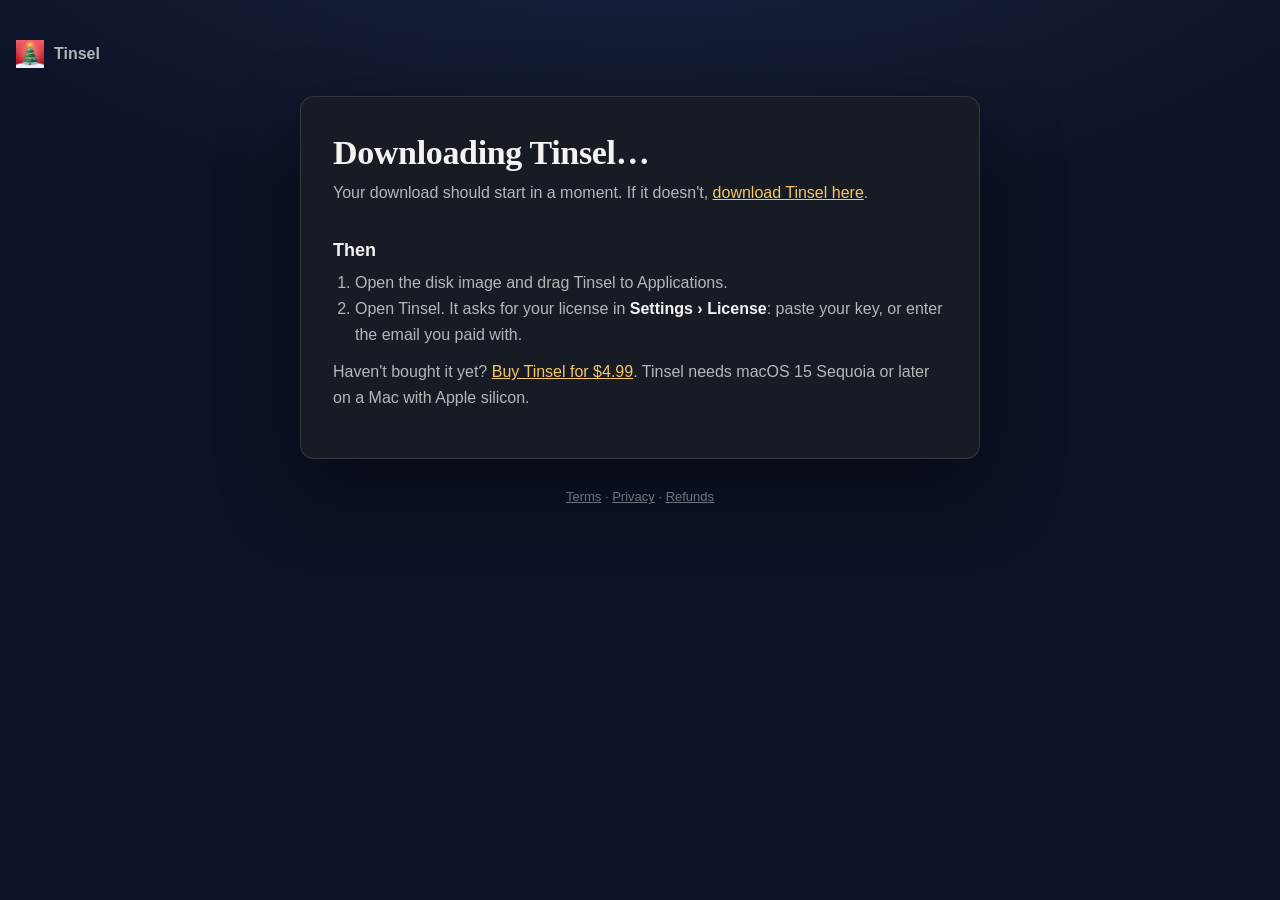
<file: download.html>
<!doctype html>
<html lang="en">
<head>
<meta charset="utf-8">
<meta name="viewport" content="width=device-width, initial-scale=1">
<title>Download · Tinsel</title>
<meta http-equiv="refresh" content="1; url=https://github.com/donbytyqi/tinsel-updates/releases/latest/download/Tinsel.dmg">
<link rel="icon" href="/assets/icon.png">
<link rel="stylesheet" href="/assets/page.css">
</head>
<body>
<a class="back" href="/"><img src="/assets/icon.png" alt="">Tinsel</a>
<main class="card">
  <h1>Downloading Tinsel…</h1>
  <p>Your download should start in a moment. If it doesn't, <a href="https://github.com/donbytyqi/tinsel-updates/releases/latest/download/Tinsel.dmg">download Tinsel here</a>.</p>
  <h2>Then</h2>
  <ol>
    <li>Open the disk image and drag Tinsel to Applications.</li>
    <li>Open Tinsel. It asks for your license in <b>Settings › License</b>: paste your key, or enter the email you paid with.</li>
  </ol>
  <p>Haven't bought it yet? <a href="/#buy">Buy Tinsel for $4.99</a>. Tinsel needs macOS 15 Sequoia or later on a Mac with Apple silicon.</p>
</main>
<footer><a href="/terms">Terms</a> · <a href="/privacy">Privacy</a> · <a href="/refund">Refunds</a></footer>
</body>
</html>
</file>
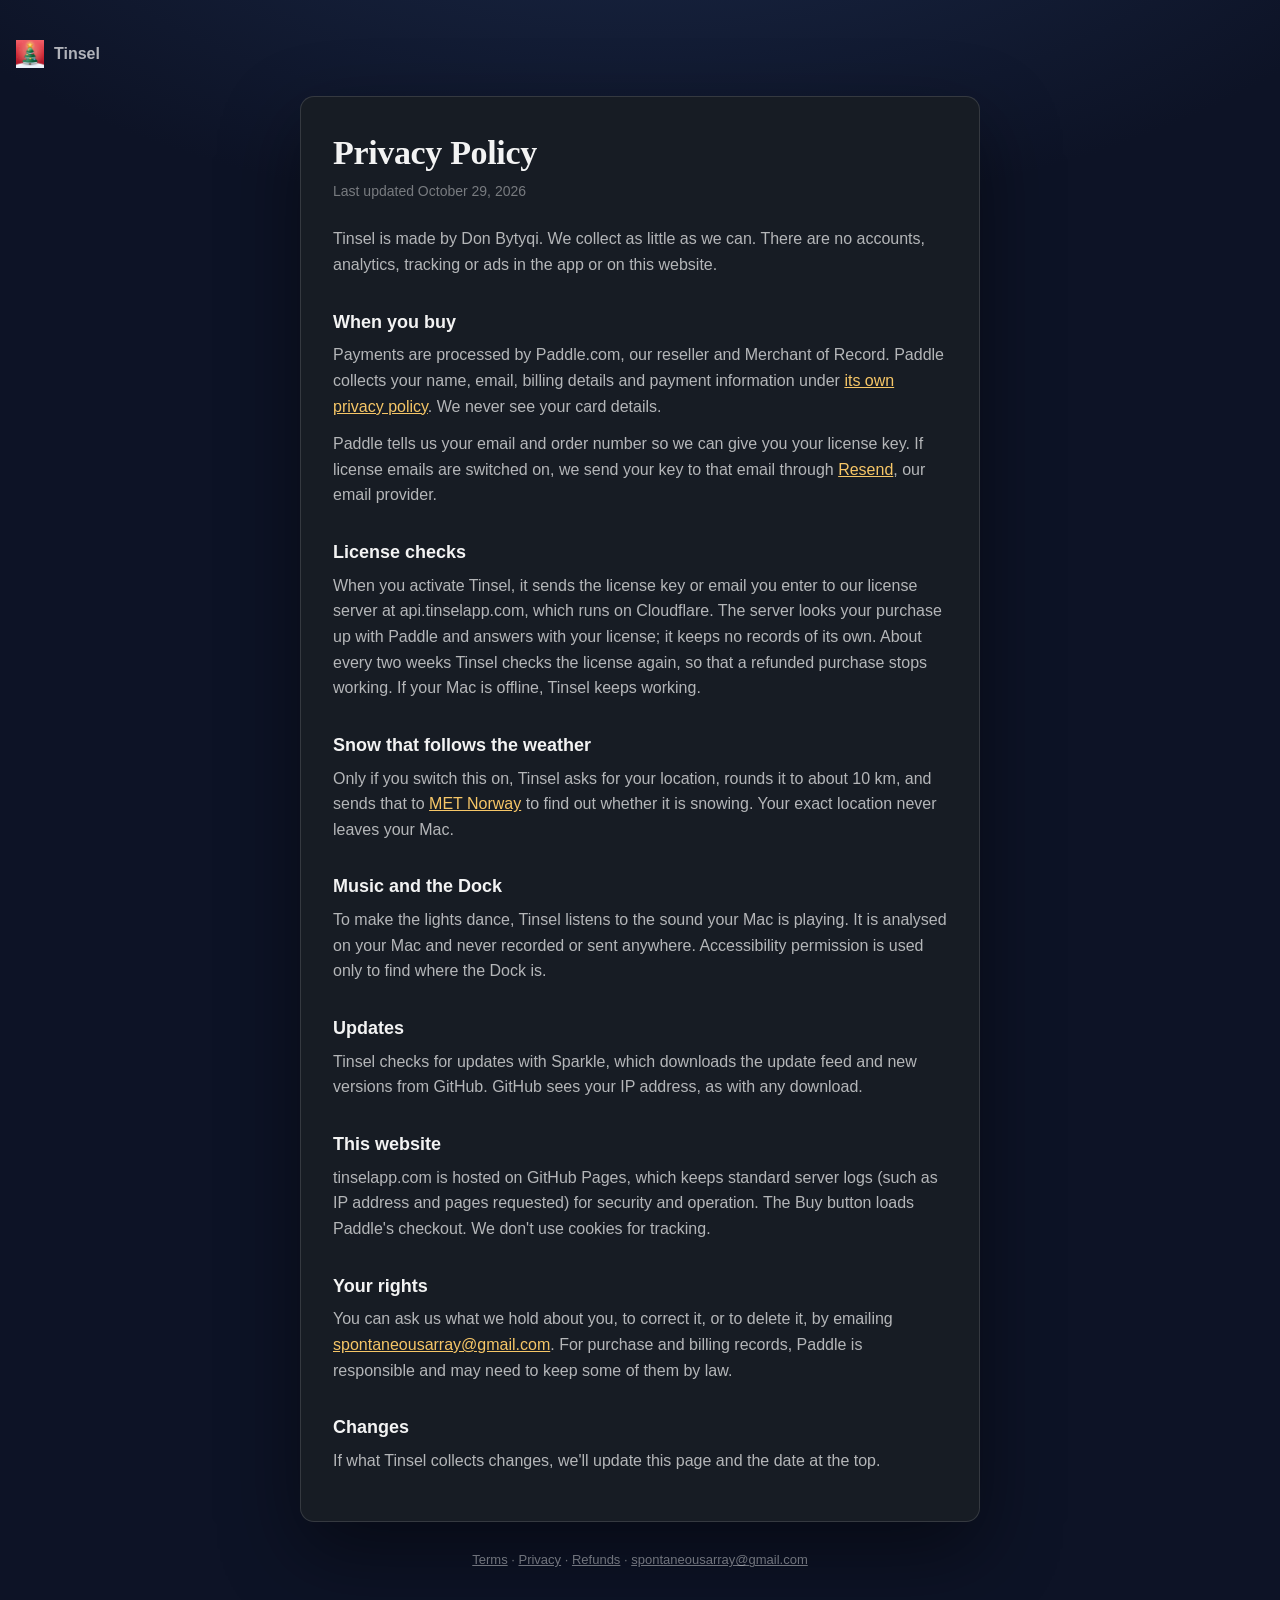
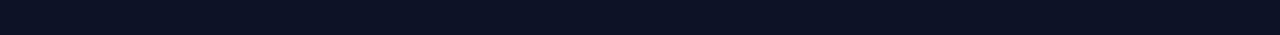
<file: privacy.html>
<!doctype html>
<html lang="en">
<head>
<meta charset="utf-8">
<meta name="viewport" content="width=device-width, initial-scale=1">
<title>Privacy Policy · Tinsel</title>
<link rel="icon" href="/assets/icon.png">
<link rel="stylesheet" href="/assets/page.css">
</head>
<body>
<a class="back" href="/"><img src="/assets/icon.png" alt="">Tinsel</a>
<main class="card">
  <h1>Privacy Policy</h1>
  <p class="updated">Last updated October 29, 2026</p>
  <p>Tinsel is made by Don Bytyqi. We collect as little as we can. There are no accounts, analytics, tracking or ads in the app or on this website.</p>

  <h2>When you buy</h2>
  <p>Payments are processed by Paddle.com, our reseller and Merchant of Record. Paddle collects your name, email, billing details and payment information under <a href="https://www.paddle.com/legal/privacy">its own privacy policy</a>. We never see your card details.</p>
  <p>Paddle tells us your email and order number so we can give you your license key. If license emails are switched on, we send your key to that email through <a href="https://resend.com/legal/privacy-policy">Resend</a>, our email provider.</p>

  <h2>License checks</h2>
  <p>When you activate Tinsel, it sends the license key or email you enter to our license server at api.tinselapp.com, which runs on Cloudflare. The server looks your purchase up with Paddle and answers with your license; it keeps no records of its own. About every two weeks Tinsel checks the license again, so that a refunded purchase stops working. If your Mac is offline, Tinsel keeps working.</p>

  <h2>Snow that follows the weather</h2>
  <p>Only if you switch this on, Tinsel asks for your location, rounds it to about 10 km, and sends that to <a href="https://www.met.no/en/free-meteorological-data/data-policy">MET Norway</a> to find out whether it is snowing. Your exact location never leaves your Mac.</p>

  <h2>Music and the Dock</h2>
  <p>To make the lights dance, Tinsel listens to the sound your Mac is playing. It is analysed on your Mac and never recorded or sent anywhere. Accessibility permission is used only to find where the Dock is.</p>

  <h2>Updates</h2>
  <p>Tinsel checks for updates with Sparkle, which downloads the update feed and new versions from GitHub. GitHub sees your IP address, as with any download.</p>

  <h2>This website</h2>
  <p>tinselapp.com is hosted on GitHub Pages, which keeps standard server logs (such as IP address and pages requested) for security and operation. The Buy button loads Paddle's checkout. We don't use cookies for tracking.</p>

  <h2>Your rights</h2>
  <p>You can ask us what we hold about you, to correct it, or to delete it, by emailing <a href="mailto:spontaneousarray@gmail.com">spontaneousarray@gmail.com</a>. For purchase and billing records, Paddle is responsible and may need to keep some of them by law.</p>

  <h2>Changes</h2>
  <p>If what Tinsel collects changes, we'll update this page and the date at the top.</p>
</main>
<footer><a href="/terms">Terms</a> · <a href="/privacy">Privacy</a> · <a href="/refund">Refunds</a> · <a href="mailto:spontaneousarray@gmail.com">spontaneousarray@gmail.com</a></footer>
</body>
</html>
</file>
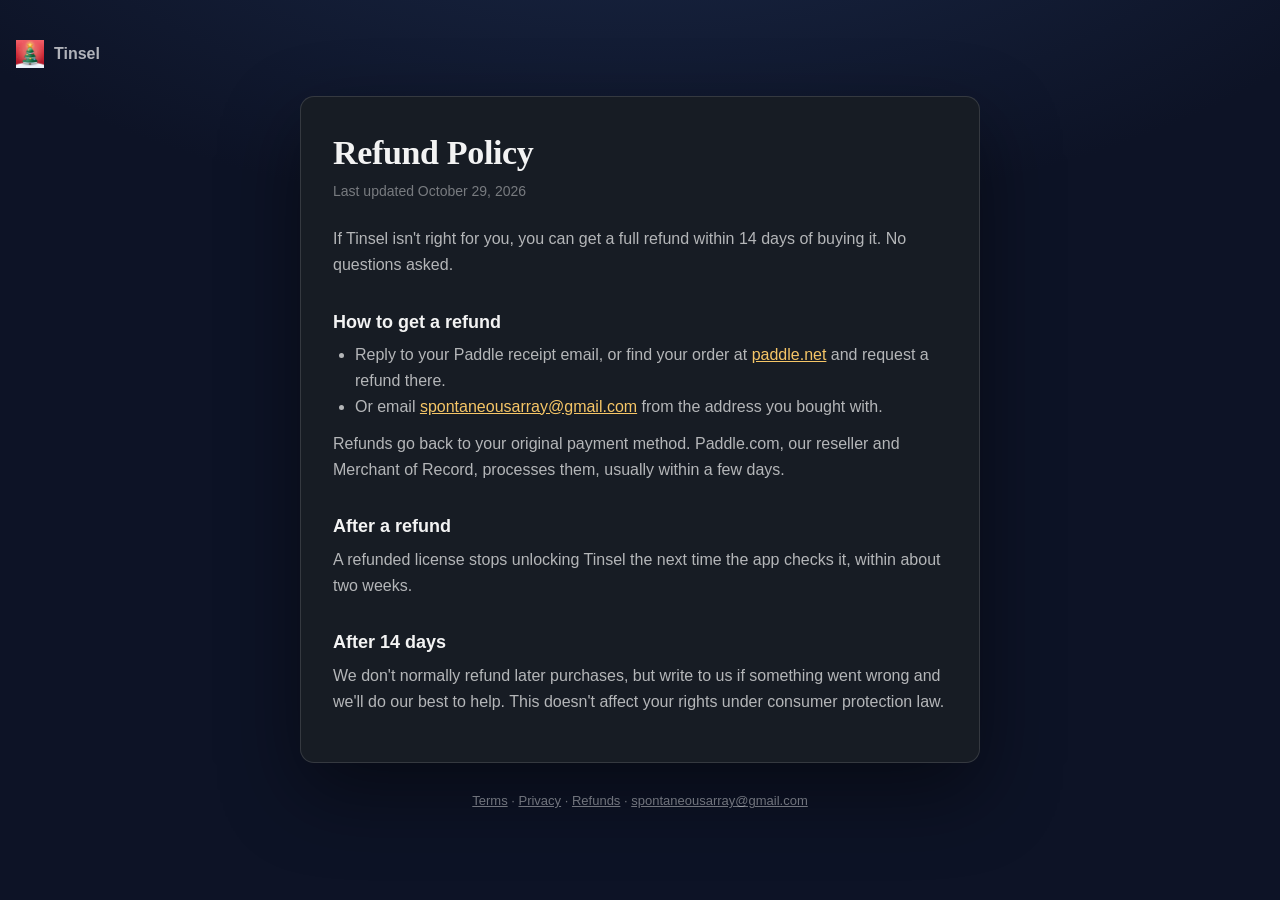
<file: refund.html>
<!doctype html>
<html lang="en">
<head>
<meta charset="utf-8">
<meta name="viewport" content="width=device-width, initial-scale=1">
<title>Refund Policy · Tinsel</title>
<link rel="icon" href="/assets/icon.png">
<link rel="stylesheet" href="/assets/page.css">
</head>
<body>
<a class="back" href="/"><img src="/assets/icon.png" alt="">Tinsel</a>
<main class="card">
  <h1>Refund Policy</h1>
  <p class="updated">Last updated October 29, 2026</p>
  <p>If Tinsel isn't right for you, you can get a full refund within 14 days of buying it. No questions asked.</p>

  <h2>How to get a refund</h2>
  <ul>
    <li>Reply to your Paddle receipt email, or find your order at <a href="https://paddle.net">paddle.net</a> and request a refund there.</li>
    <li>Or email <a href="mailto:spontaneousarray@gmail.com">spontaneousarray@gmail.com</a> from the address you bought with.</li>
  </ul>
  <p>Refunds go back to your original payment method. Paddle.com, our reseller and Merchant of Record, processes them, usually within a few days.</p>

  <h2>After a refund</h2>
  <p>A refunded license stops unlocking Tinsel the next time the app checks it, within about two weeks.</p>

  <h2>After 14 days</h2>
  <p>We don't normally refund later purchases, but write to us if something went wrong and we'll do our best to help. This doesn't affect your rights under consumer protection law.</p>
</main>
<footer><a href="/terms">Terms</a> · <a href="/privacy">Privacy</a> · <a href="/refund">Refunds</a> · <a href="mailto:spontaneousarray@gmail.com">spontaneousarray@gmail.com</a></footer>
</body>
</html>
</file>
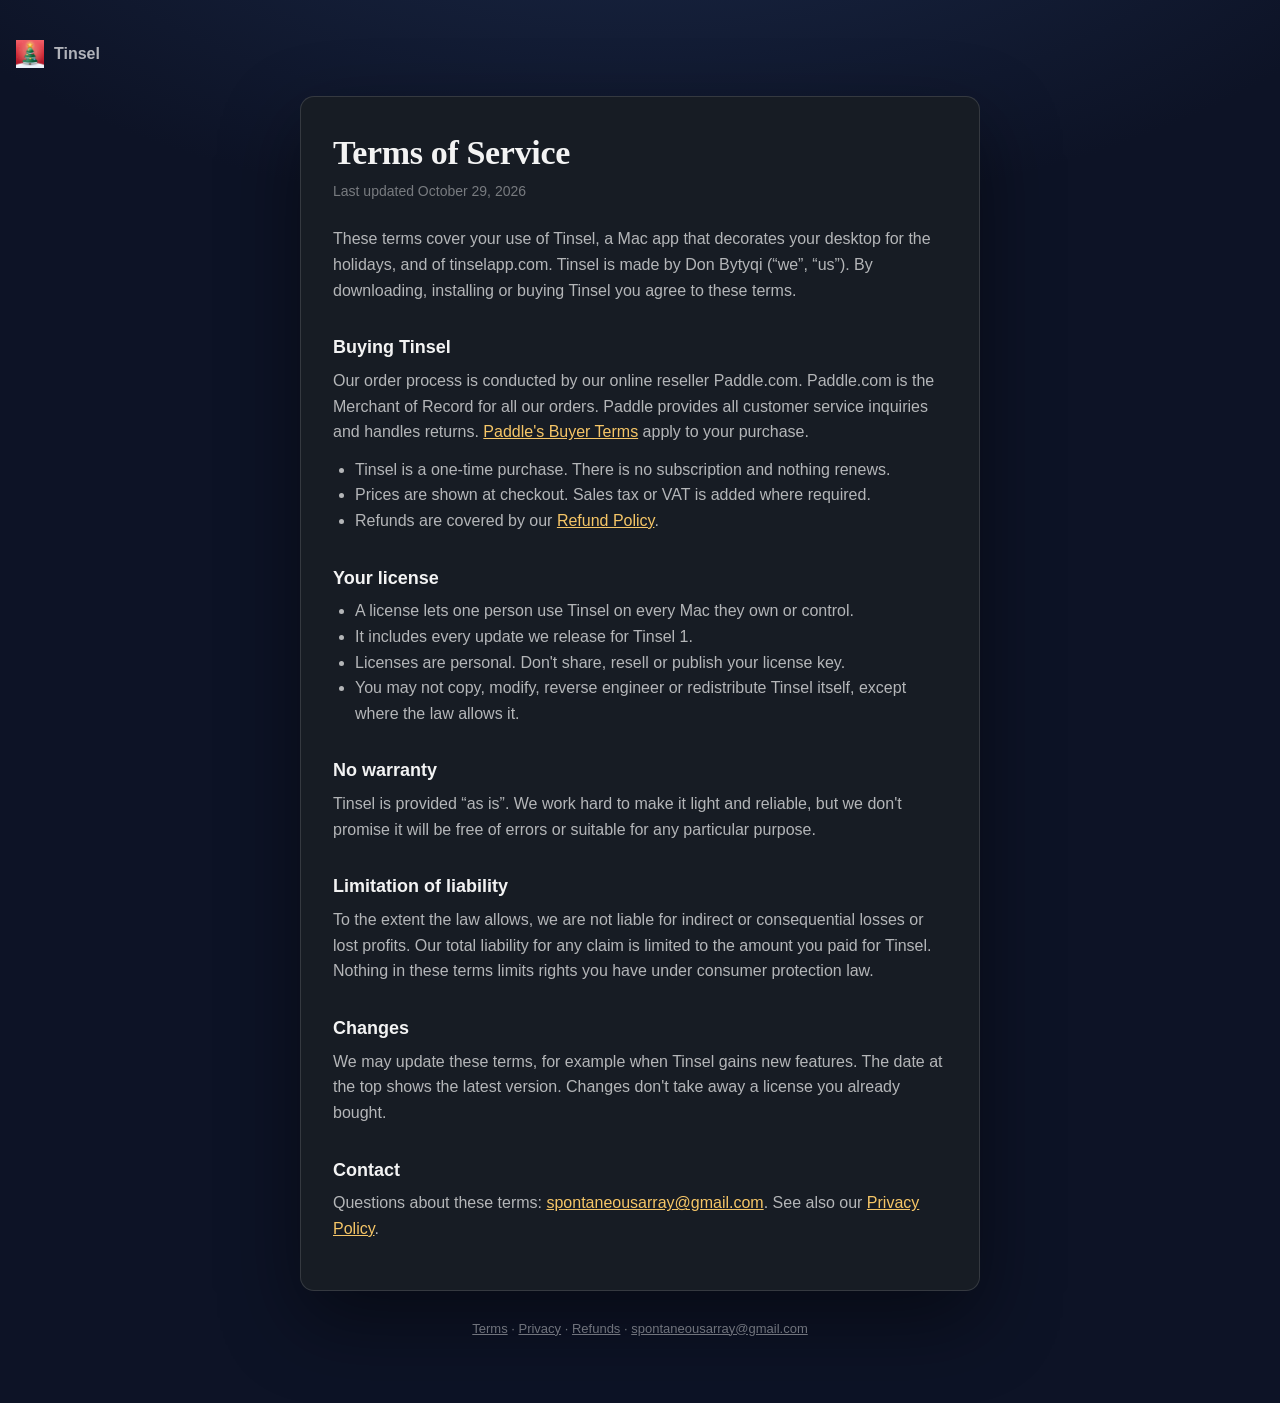
<file: terms.html>
<!doctype html>
<html lang="en">
<head>
<meta charset="utf-8">
<meta name="viewport" content="width=device-width, initial-scale=1">
<title>Terms of Service · Tinsel</title>
<link rel="icon" href="/assets/icon.png">
<link rel="stylesheet" href="/assets/page.css">
</head>
<body>
<a class="back" href="/"><img src="/assets/icon.png" alt="">Tinsel</a>
<main class="card">
  <h1>Terms of Service</h1>
  <p class="updated">Last updated October 29, 2026</p>
  <p>These terms cover your use of Tinsel, a Mac app that decorates your desktop for the holidays, and of tinselapp.com. Tinsel is made by Don Bytyqi (“we”, “us”). By downloading, installing or buying Tinsel you agree to these terms.</p>

  <h2>Buying Tinsel</h2>
  <p>Our order process is conducted by our online reseller Paddle.com. Paddle.com is the Merchant of Record for all our orders. Paddle provides all customer service inquiries and handles returns. <a href="https://www.paddle.com/legal/checkout-buyer-terms">Paddle's Buyer Terms</a> apply to your purchase.</p>
  <ul>
    <li>Tinsel is a one-time purchase. There is no subscription and nothing renews.</li>
    <li>Prices are shown at checkout. Sales tax or VAT is added where required.</li>
    <li>Refunds are covered by our <a href="/refund">Refund Policy</a>.</li>
  </ul>

  <h2>Your license</h2>
  <ul>
    <li>A license lets one person use Tinsel on every Mac they own or control.</li>
    <li>It includes every update we release for Tinsel 1.</li>
    <li>Licenses are personal. Don't share, resell or publish your license key.</li>
    <li>You may not copy, modify, reverse engineer or redistribute Tinsel itself, except where the law allows it.</li>
  </ul>

  <h2>No warranty</h2>
  <p>Tinsel is provided “as is”. We work hard to make it light and reliable, but we don't promise it will be free of errors or suitable for any particular purpose.</p>

  <h2>Limitation of liability</h2>
  <p>To the extent the law allows, we are not liable for indirect or consequential losses or lost profits. Our total liability for any claim is limited to the amount you paid for Tinsel. Nothing in these terms limits rights you have under consumer protection law.</p>

  <h2>Changes</h2>
  <p>We may update these terms, for example when Tinsel gains new features. The date at the top shows the latest version. Changes don't take away a license you already bought.</p>

  <h2>Contact</h2>
  <p>Questions about these terms: <a href="mailto:spontaneousarray@gmail.com">spontaneousarray@gmail.com</a>. See also our <a href="/privacy">Privacy Policy</a>.</p>
</main>
<footer><a href="/terms">Terms</a> · <a href="/privacy">Privacy</a> · <a href="/refund">Refunds</a> · <a href="mailto:spontaneousarray@gmail.com">spontaneousarray@gmail.com</a></footer>
</body>
</html>
</file>
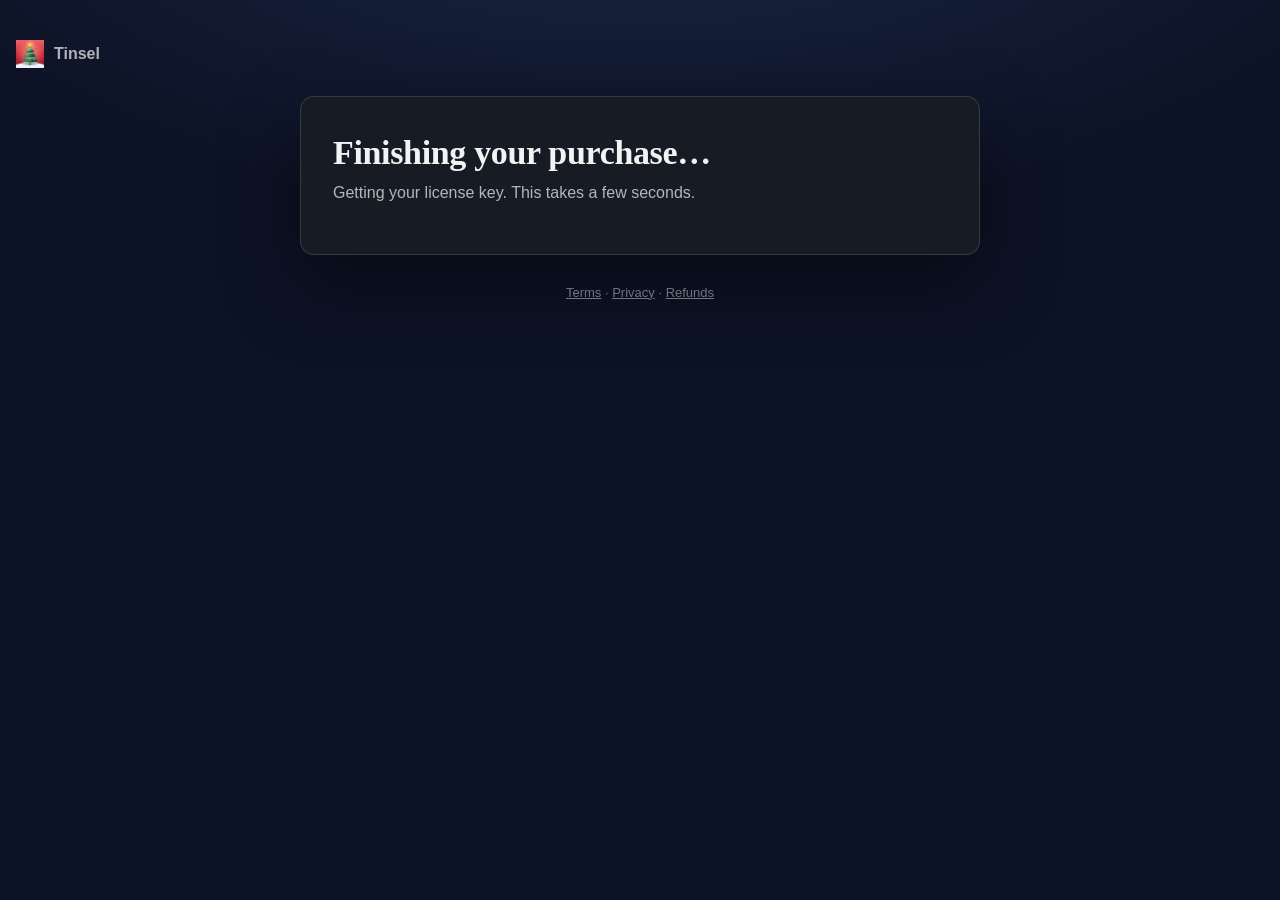
<file: thanks.html>
<!doctype html>
<html lang="en">
<head>
<meta charset="utf-8">
<meta name="viewport" content="width=device-width, initial-scale=1">
<meta name="robots" content="noindex">
<title>Thank you · Tinsel</title>
<link rel="icon" href="/assets/icon.png">
<link rel="stylesheet" href="/assets/page.css">
</head>
<body>
<a class="back" href="/"><img src="/assets/icon.png" alt="">Tinsel</a>
<main class="card">
  <h1 id="title">Finishing your purchase…</h1>
  <p id="status">Getting your license key. This takes a few seconds.</p>
  <div id="done" hidden>
    <p>Here's your license key:</p>
    <div class="key" id="key"></div>
    <div class="row">
      <a class="button" id="activate" href="#">Open in Tinsel</a>
      <button class="button quiet" id="copy" type="button">Copy key</button>
      <a class="button quiet" href="/download">Download Tinsel</a>
    </div>
    <h2>To activate</h2>
    <ol>
      <li><a href="/download">Download Tinsel</a> and drag it to Applications.</li>
      <li>Open it and go to <b>Settings › License</b>.</li>
      <li>Paste the key, or simply enter <b class="email"></b>, and click <b>Activate</b>.</li>
    </ol>
    <p id="mailed" hidden>We've also emailed the key to <b class="email"></b>. Keep it as your proof of purchase.</p>
    <p id="saved" hidden>Keep a copy of this key. If you ever lose it, the email you paid with, <b class="email"></b>, activates Tinsel too.</p>
    <p>Tinsel is yours on every Mac you own.</p>
  </div>
  <p id="help" hidden>Something not right? Email <a href="mailto:spontaneousarray@gmail.com">spontaneousarray@gmail.com</a> with the address you paid with and we'll sort it out. Paddle has also emailed you a receipt.</p>
</main>
<footer><a href="/terms">Terms</a> · <a href="/privacy">Privacy</a> · <a href="/refund">Refunds</a></footer>
<script>
// Shows the buyer's key. The link carries the Paddle transaction and email; the license server checks both with Paddle.
(() => {
  const $ = (id) => document.getElementById(id);
  const params = new URLSearchParams(location.search);
  history.replaceState(null, "", "/thanks"); // keep the lookup out of history and screenshots of the address bar

  async function load(attempt = 0) {
    const q = new URLSearchParams({ txn: params.get("txn") ?? "", email: params.get("email") ?? "" });
    const r = await fetch("https://api.tinselapp.com/purchase?" + q).catch(() => null);
    const body = r ? await r.json().catch(() => ({})) : {};
    if (r?.ok && body.key) {
      $("title").textContent = "Thank you for buying Tinsel";
      $("status").hidden = true;
      $("key").textContent = body.key;
      $("activate").href = "tinsel://activate?key=" + encodeURIComponent(body.key);
      document.querySelectorAll(".email").forEach((b) => (b.textContent = body.email));
      // Only claim an email once the server says sending is set up.
      $("mailed").hidden = !body.emailed;
      $("saved").hidden = !!body.emailed;
      $("done").hidden = false;
      $("help").hidden = false;
      return;
    }
    // A payment can take a moment to settle; retry for about a minute.
    if ((!r || r.status === 503 || r.status === 404) && attempt < 12) return setTimeout(() => load(attempt + 1), 5000);
    $("title").textContent = "We couldn't show your key";
    $("status").textContent = (body.error ?? "Something went wrong.") + " Your purchase is safe: open Tinsel and enter the email you paid with to activate it.";
    $("status").className = "error";
    $("help").hidden = false;
  }

  $("copy").addEventListener("click", async () => {
    await navigator.clipboard.writeText($("key").textContent);
    $("copy").textContent = "Copied";
  });
  load();
})();
</script>
</body>
</html>
</file>
<file: assets/page.css>
/* The plain pages: thank-you, download and the legal pages. Same colours as the decorated home page. */
:root {
  --desk: #0d1326;
  --glass: #171c24;
  --raised: rgba(255, 255, 255, 0.07);
  --line: rgba(255, 255, 255, 0.13);
  --text: rgba(255, 255, 255, 0.95);
  --soft: rgba(255, 255, 255, 0.68);
  --faint: rgba(255, 255, 255, 0.42);
  --red: #e5484d;
  --gold: #f6c667;
  --pine: #34c27b;
  --sans: -apple-system, BlinkMacSystemFont, "SF Pro Text", "Segoe UI", Roboto, sans-serif;
  --serif: ui-serif, "New York", Georgia, serif;
  color-scheme: dark;
}
* { box-sizing: border-box; }
html { background: var(--desk); }
body { margin: 0; padding: 40px 16px 64px; font: 16px/1.6 var(--sans); color: var(--text); -webkit-font-smoothing: antialiased;
  background: radial-gradient(1200px 600px at 50% -200px, #1b2a4a 0%, var(--desk) 70%) no-repeat, var(--desk); min-height: 100vh; }
a { color: var(--gold); }
:focus-visible { outline: 2px solid var(--gold); outline-offset: 2px; }
.back { display: inline-flex; align-items: center; gap: 10px; color: var(--soft); text-decoration: none; font-weight: 600; margin: 0 auto 28px; max-width: 680px; width: 100%; }
.back img { width: 28px; height: 28px; }
.top { max-width: 680px; margin: 0 auto; }
.card { max-width: 680px; margin: 0 auto; background: var(--glass); border: 1px solid var(--line); border-radius: 14px; padding: 36px 32px; box-shadow: 0 30px 80px rgba(0, 0, 0, 0.45); }
h1 { font: 600 34px/1.15 var(--serif); letter-spacing: -0.01em; margin: 0 0 8px; }
h2 { font-size: 18px; margin: 30px 0 6px; }
p, li { color: var(--soft); }
p { margin: 0 0 12px; }
ul, ol { padding-left: 22px; margin: 0 0 12px; }
b, strong { color: var(--text); }
.updated { color: var(--faint); font-size: 14px; margin-bottom: 24px; }
.buy, .button { display: inline-block; background: var(--red); color: #fff; font-weight: 600; text-decoration: none; padding: 10px 18px; border-radius: 9px; border: 0; font: inherit; font-weight: 600; cursor: pointer; }
.button.quiet { background: var(--raised); color: var(--text); border: 1px solid var(--line); }
.row { display: flex; flex-wrap: wrap; gap: 10px; align-items: center; margin: 18px 0; }
.key { margin: 18px 0 6px; padding: 16px; border-radius: 10px; background: rgba(0, 0, 0, 0.28); border: 1px solid var(--line);
  font: 600 17px/1.4 ui-monospace, Menlo, monospace; letter-spacing: 0.02em; text-align: center; word-break: break-all; color: var(--text); }
.error { color: #ff8589; }
footer { max-width: 680px; margin: 28px auto 0; color: var(--faint); font-size: 13px; text-align: center; }
footer a { color: var(--faint); }
@media (max-width: 520px) { .card { padding: 26px 20px; } h1 { font-size: 28px; } }
</file>
